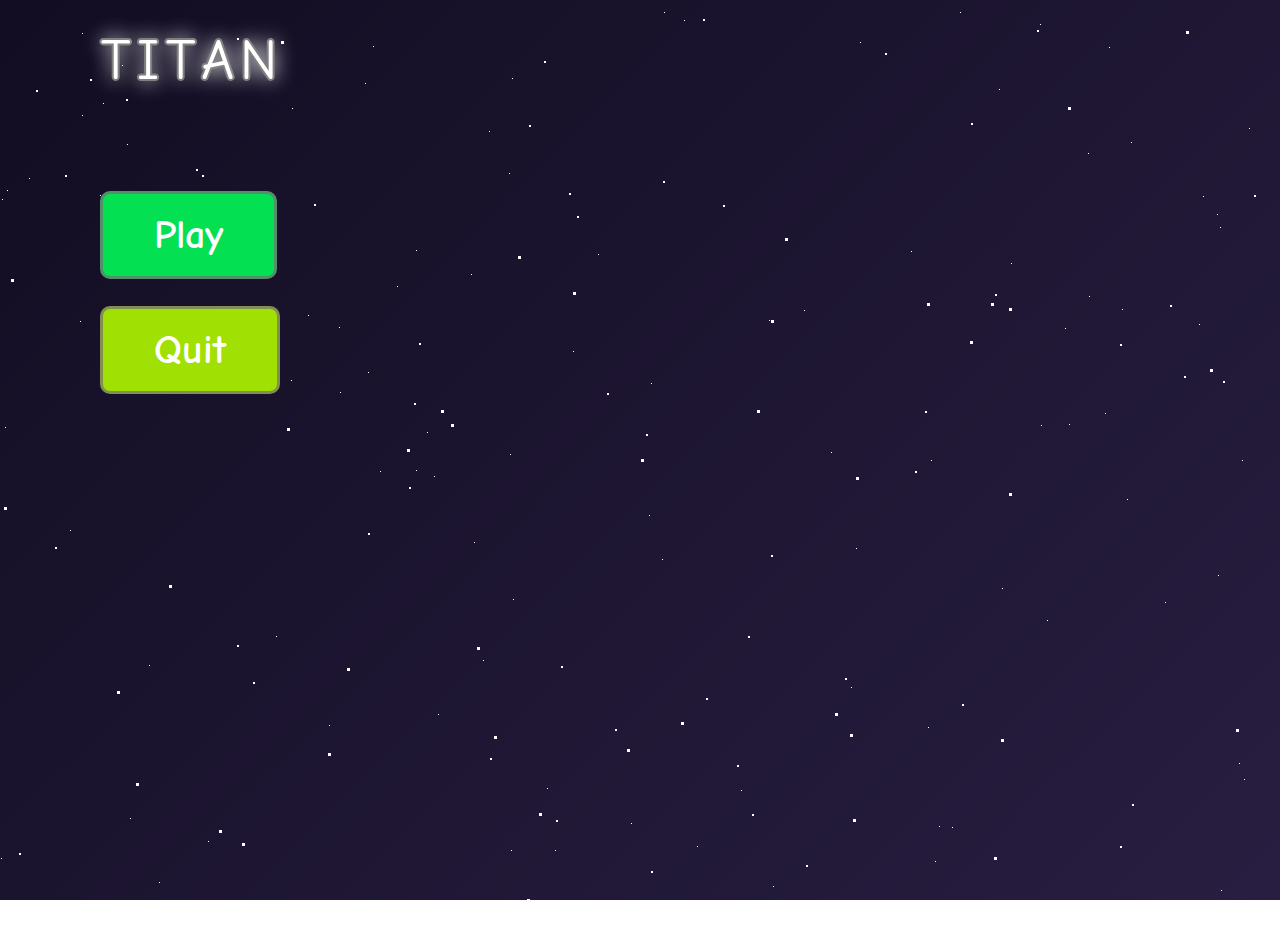
<file: index.html>
<!DOCTYPE html>
<html lang="en">
  <head>
    <meta charset="UTF-8" />
    <style>
        #stars1::after {
            content: '';
            position: absolute;
            top: 0;
            left: 0;
            width: 1px;
            height: 1px;
            background: transparent;
            box-shadow: var(--stars1);
            animation: starUp 50s linear infinite;
        }

        #stars2::after {
            content: '';
            position: absolute;
            top: 0;
            left: 0;
            width: 2px;
            height: 2px;
            background: transparent;
            box-shadow: var(--stars2);
            animation: starUp 100s linear infinite;
        }

        #stars3::after {
            content: '';
            position: absolute;
            top: 0;
            left: 0;
            width: 3px;
            height: 3px;
            background: transparent;
            box-shadow: var(--stars3);
            animation: starUp 150s linear infinite;
        }

        #stars4::after {
            content: '';
            position: absolute;
            top: 0;
            left: 0;
            width: 1px;
            height: 1px;
            background: transparent;
            box-shadow: var(--stars4);
            animation: starUp 600s linear infinite;
        }

        #black-overlay {
            position: fixed;
            top: 0;
            left: 0;
            width: 100%;
            height: 100%;
            background: black;
            opacity: 0;
            pointer-events: none;
            transition: opacity 1s ease-in-out;
            z-index: 9999;
        }

        @keyframes starUp {
            from {
                transform: translateY(0px);
            }
            to {
                transform: translateY(-2000px);
            }
        }
    </style>
    <link rel="icon" type="image/svg+xml" href="/delta-removebg-preview.png" />
    <link rel="stylesheet" href="styles.css" />
    <meta name="viewport" content="width=device-width, initial-scale=1.0" />
    <title>Titan's Circuit</title>
  </head>
  <body>
    <div id="black-overlay"></div>

    <div class="anim">
        <div id='stars1'></div>
        <div id='stars2'></div>
        <div id='stars3'></div>
        <div id='stars4'></div>
    </div>

    <div class="slanted-box">

    </div>

    <div class="screen">
        <div class="start">
            <div class="title">
                <div class="title1">
                  <p>T</p>
                  <p>I</p>
                  <p>T</p>
                  <p>A</p>
                  <p>N</p>
                  <p>'S</p>
                </div>
                <div class="title1">
                  <p>C</p>
                  <p>I</p>
                  <p>R</p>
                  <p>C</p>
                  <p>U</p>
                  <p>I</p>
                  <p>T</p>
                </div>
            </div>
            <button onclick="start_click()" class="play-btn">Play</button>
            <button onclick="alert('Obviously it does not work due to security reasons or whatever.')" class="quit-btn">Quit</button>
        </div>
    </div>

    <script>
        const numStars = 200; 
        const maxWidth = 2*window.innerWidth;
        const maxHeight = 2*window.innerHeight;
        
        const stars1 = Array.from({ length: numStars }, () => {
          const x = Math.floor(Math.random() * maxWidth);
          const y = Math.floor(Math.random() * maxHeight);
          return `${x}px ${y}px #FFF`;
        });
        const stars2 = Array.from({ length: numStars }, () => {
          const x = Math.floor(Math.random() * maxWidth);
          const y = Math.floor(Math.random() * maxHeight);
          return `${x}px ${y}px #FFF`;
        });
        const stars3 = Array.from({ length: numStars }, () => {
          const x = Math.floor(Math.random() * maxWidth);
          const y = Math.floor(Math.random() * maxHeight);
          return `${x}px ${y}px #FFF`;
        });
        const stars4 = Array.from({ length: numStars }, () => {
          const x = Math.floor(Math.random() * maxWidth);
          const y = Math.floor(Math.random() * maxHeight);
          return `${x}px ${y}px #FFF`;
        });
        
        document.getElementById('stars1').style.setProperty('--stars1', stars1.join(', '));
        document.getElementById('stars2').style.setProperty('--stars2', stars2.join(', '));
        document.getElementById('stars3').style.setProperty('--stars3', stars3.join(', '));
        document.getElementById('stars4').style.setProperty('--stars4', stars4.join(', '));

        const titleBox = document.getElementsByClassName("title")[0];
        const letters = titleBox.querySelectorAll("p");

        letters.forEach((letter, index) => {
            setTimeout(() => {
                letter.classList.add("animate");
            }, index * 150);
        });

        const start_click = () => {
            const overlay = document.getElementById("black-overlay");
            overlay.style.opacity = 1;
            overlay.style.pointerEvents = "all";

            setTimeout(() => {
                window.location.href = "game.html";
            }, 1000);
        }
  </script>
  </body>
</html>
</file>
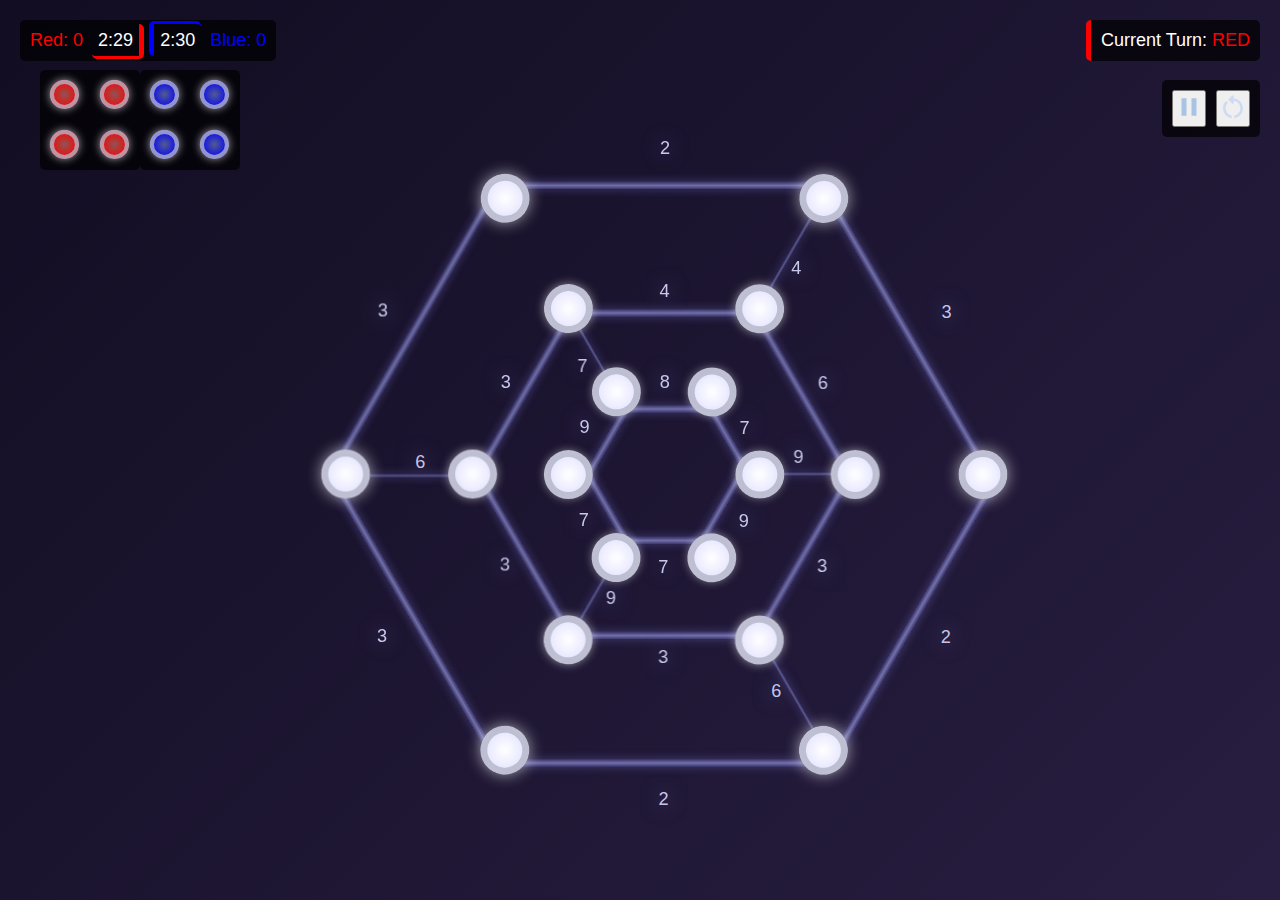
<file: game.html>
<!DOCTYPE html>
<html lang="en">
  <head>
    <meta charset="UTF-8" />
    <style>
      #black-overlay {
        position: fixed;
        top: 0;
        left: 0;
        width: 100%;
        height: 100%;
        background: black;
        z-index: 9999;
        opacity: 1;
        pointer-events: none;
        transition: opacity 1s ease-in-out;
      }
    </style>
    <link rel="icon" type="image/svg+xml" href="/delta-removebg-preview.png" />
    <link rel="stylesheet" href="styles.css" />
    <meta name="viewport" content="width=device-width, initial-scale=1.0" />
    <title>Titan's Circuit</title>
  </head>
  <body>
    <div id="black-overlay"></div>

    <div class="main">

      <div class="hex hex1">
        <div class="a" style="transform: rotate(0deg)">
          <div class="circle"></div>
          <div
            class="line"
            style="transform: translateX(calc(12.814vh + 12.534vw)) rotate(30deg)"
          ></div>
        </div>
        <div class="a" style="transform: rotate(60deg)">
          <div class="circle"></div>
          <div
            class="line"
            style="transform: translateX(calc(12.814vh + 12.534vw)) rotate(30deg)"
          ></div>
          <div class="line connecta" ></div>
        </div>
        <div class="a" style="transform: rotate(120deg)">
          <div class="circle"></div>
          <div
            class="line"
            style="transform: translateX(calc(12.814vh + 12.534vw)) rotate(30deg)"
          ></div>
        </div>
        <div class="a" style="transform: rotate(180deg)">
          <div class="circle"></div>
          <div
            class="line"
            style="transform: translateX(calc(12.814vh + 12.534vw)) rotate(30deg)"
          ></div>
          <div class="line connecta" ></div>
        </div>
        <div class="a" style="transform: rotate(240deg)">
          <div class="circle"></div>
          <div
            class="line"
            style="transform: translateX(calc(12.814vh + 12.534vw)) rotate(30deg)"
          ></div>
        </div>
        <div class="a" style="transform: rotate(300deg)">
          <div class="circle"></div>
          <div class="line connecta" ></div>
        </div>
        <div class="a1" style="transform: rotate(300deg); z-index: -1; position: absolute;">
          <div
            class="line"
            style="transform: translateX(calc(11.098vh + 10.855vw)) rotate(30deg); position: absolute;"
          ></div>
        </div>
      </div>

      <div class="hex hex2">
        <div class="a" style="transform: rotate(0deg)">
          <div class="circle small" style="z-index: 1;"></div>
          <div
            class="line small"
            style="transform: translateX(calc(7.688vh + 7.52vw)) rotate(30deg)"
          ></div>
          <div class="line connectb" ></div>
        </div>
        <div class="a" style="transform: rotate(60deg)">
          <div class="circle small" style="z-index: 1;"></div>
          <div
            class="line small"
            style="transform: translateX(calc(7.688vh + 7.52vw)) rotate(30deg)"
          ></div>
        </div>
        <div class="a" style="transform: rotate(120deg)">
          <div class="circle small"></div>
          <div
            class="line small"
            style="transform: translateX(calc(7.688vh + 7.52vw)) rotate(30deg)"
          ></div>
          <div class="line connectb" ></div>
        </div>
        <div class="a" style="transform: rotate(180deg)">
          <div class="circle small"></div>
          <div
            class="line small"
            style="transform: translateX(calc(7.688vh + 7.52vw)) rotate(30deg)"
          ></div>
        </div>
        <div class="a" style="transform: rotate(240deg)">
          <div class="circle small"></div>
          <div
            class="line small"
            style="transform: translateX(calc(7.688vh + 7.52vw)) rotate(30deg)"
          ></div>
          <div class="line connectb" ></div>
        </div>
        <div class="a" style="transform: rotate(300deg)">
          <div class="circle small"></div>
        </div>
        <div class="a1" style="transform: rotate(300deg); z-index: -1; position: absolute;">
          <div
            class="line small"
            style="transform: translateX(calc(7vh + 5.64vw)) rotate(30deg); position: absolute;"
          ></div>
        </div>
      </div>

      <div class="hex hex3">
        <div class="a" style="transform: rotate(0deg)">
          <div class="circle tiny"></div>
          <div
            class="line tiny"
            style="transform: translateX(calc(3.844vh + 3.76vw)) rotate(30deg)"
          ></div>
        </div>
        <div class="a" style="transform: rotate(60deg)">
          <div class="circle tiny"></div>
          <div
            class="line tiny"
            style="transform: translateX(calc(3.844vh + 3.76vw)) rotate(30deg)"
          ></div>
        </div>
        <div class="a" style="transform: rotate(120deg)">
          <div class="circle tiny"></div>
          <div
            class="line tiny"
            style="transform: translateX(calc(3.844vh + 3.76vw)) rotate(30deg)"
          ></div>
        </div>
        <div class="a" style="transform: rotate(180deg)">
          <div class="circle tiny"></div>
          <div
            class="line tiny"
            style="transform: translateX(calc(3.844vh + 3.76vw)) rotate(30deg)"
          ></div>
        </div>
        <div class="a" style="transform: rotate(240deg)">
          <div class="circle tiny"></div>
          <div
            class="line tiny"
            style="transform: translateX(calc(3.844vh + 3.76vw)) rotate(30deg)"
          ></div>
        </div>
        <div class="a" style="transform: rotate(300deg)">
          <div class="circle tiny"></div>
        </div>
        <div class="a1" style="transform: rotate(300deg); z-index: -1; position: absolute;">
          <div
            class="line tiny"
            style="transform: translateX(calc(4.5vh + 2.7vw)) rotate(30deg); top: 2vh; left: -2.5vh; position: absolute; height: calc(4.439vh + 4.342vw);"
          ></div>
        </div>
      </div>
    </div>
    <script src="/script.js"></script>
    <script>
      window.addEventListener("DOMContentLoaded", () => {
        const overlay = document.getElementById("black-overlay");
        overlay.style.opacity = 0;
      });
    </script>
  </body>
</html>
</file>
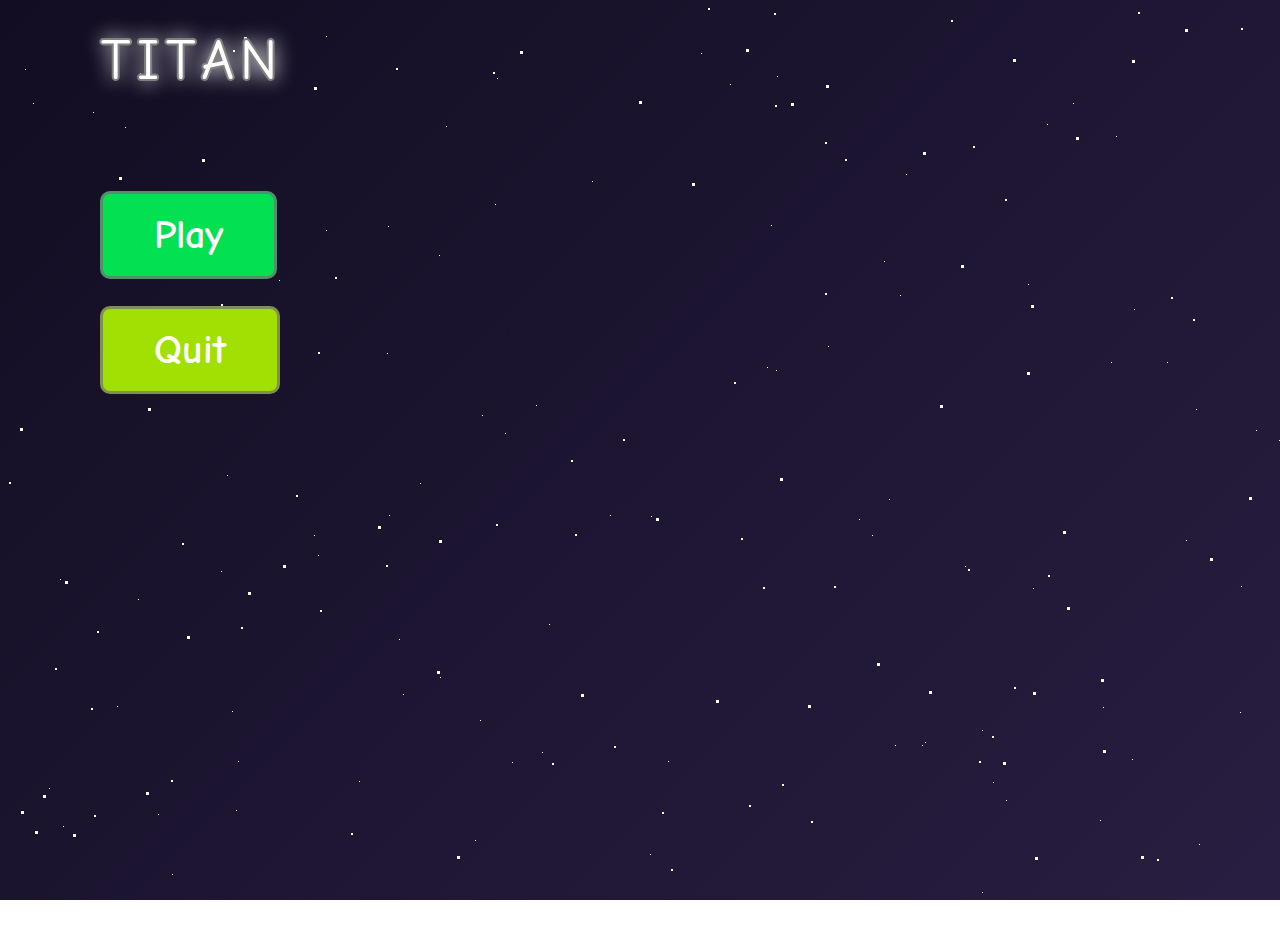
<file: menu.html>
<!DOCTYPE html>
<html lang="en">
  <head>
    <meta charset="UTF-8" />
    <style>
        #stars1::after {
            content: '';
            position: absolute;
            top: 0;
            left: 0;
            width: 1px;
            height: 1px;
            background: transparent;
            box-shadow: var(--stars1);
            animation: starUp 50s linear infinite;
        }

        #stars2::after {
            content: '';
            position: absolute;
            top: 0;
            left: 0;
            width: 2px;
            height: 2px;
            background: transparent;
            box-shadow: var(--stars2);
            animation: starUp 100s linear infinite;
        }

        #stars3::after {
            content: '';
            position: absolute;
            top: 0;
            left: 0;
            width: 3px;
            height: 3px;
            background: transparent;
            box-shadow: var(--stars3);
            animation: starUp 150s linear infinite;
        }

        #stars4::after {
            content: '';
            position: absolute;
            top: 0;
            left: 0;
            width: 1px;
            height: 1px;
            background: transparent;
            box-shadow: var(--stars4);
            animation: starUp 600s linear infinite;
        }

        #black-overlay {
            position: fixed;
            top: 0;
            left: 0;
            width: 100%;
            height: 100%;
            background: black;
            opacity: 0;
            pointer-events: none;
            transition: opacity 1s ease-in-out;
            z-index: 9999;
        }

        @keyframes starUp {
            from {
                transform: translateY(0px);
            }
            to {
                transform: translateY(-2000px);
            }
        }
    </style>
    <link rel="icon" type="image/svg+xml" href="/delta-removebg-preview.png" />
    <link rel="stylesheet" href="styles.css" />
    <meta name="viewport" content="width=device-width, initial-scale=1.0" />
    <title>Titan's Circuit</title>
  </head>
  <body>
    <div id="black-overlay"></div>

    <div class="anim">
        <div id='stars1'></div>
        <div id='stars2'></div>
        <div id='stars3'></div>
        <div id='stars4'></div>
    </div>

    <div class="slanted-box">

    </div>

    <div class="screen">
        <div class="start">
            <div class="title">
                <div class="title1">
                  <p>T</p>
                  <p>I</p>
                  <p>T</p>
                  <p>A</p>
                  <p>N</p>
                  <p>'S</p>
                </div>
                <div class="title1">
                  <p>C</p>
                  <p>I</p>
                  <p>R</p>
                  <p>C</p>
                  <p>U</p>
                  <p>I</p>
                  <p>T</p>
                </div>
            </div>
            <button onclick="start_click()" class="play-btn">Play</button>
            <button onclick="alert('Obviously it does not work due to security reasons or whatever.')" class="quit-btn">Quit</button>
        </div>
    </div>

    <script>
        const numStars = 200; 
        const maxWidth = 2*window.innerWidth;
        const maxHeight = 2*window.innerHeight;
        
        const stars1 = Array.from({ length: numStars }, () => {
          const x = Math.floor(Math.random() * maxWidth);
          const y = Math.floor(Math.random() * maxHeight);
          return `${x}px ${y}px #FFF`;
        });
        const stars2 = Array.from({ length: numStars }, () => {
          const x = Math.floor(Math.random() * maxWidth);
          const y = Math.floor(Math.random() * maxHeight);
          return `${x}px ${y}px #FFF`;
        });
        const stars3 = Array.from({ length: numStars }, () => {
          const x = Math.floor(Math.random() * maxWidth);
          const y = Math.floor(Math.random() * maxHeight);
          return `${x}px ${y}px #FFF`;
        });
        const stars4 = Array.from({ length: numStars }, () => {
          const x = Math.floor(Math.random() * maxWidth);
          const y = Math.floor(Math.random() * maxHeight);
          return `${x}px ${y}px #FFF`;
        });
        
        document.getElementById('stars1').style.setProperty('--stars1', stars1.join(', '));
        document.getElementById('stars2').style.setProperty('--stars2', stars2.join(', '));
        document.getElementById('stars3').style.setProperty('--stars3', stars3.join(', '));
        document.getElementById('stars4').style.setProperty('--stars4', stars4.join(', '));

        const titleBox = document.getElementsByClassName("title")[0];
        const letters = titleBox.querySelectorAll("p");

        letters.forEach((letter, index) => {
            setTimeout(() => {
                letter.classList.add("animate");
            }, index * 150);
        });

        const start_click = () => {
            const overlay = document.getElementById("black-overlay");
            overlay.style.opacity = 1;
            overlay.style.pointerEvents = "all";

            setTimeout(() => {
                window.location.href = "index.html";
            }, 1000);
        }
  </script>
  </body>
</html>
</file>
<file: styles.css>
@import url('https://fonts.googleapis.com/css2?family=Comic+Neue:ital,wght@0,300;0,400;0,700;1,300;1,400;1,700&display=swap');

body {
    height: 100vh;
    width: 100vw;
    background: linear-gradient(135deg, rgb(18, 13, 34), rgb(40, 30, 65));
    margin: 0;
    display: flex;
    overflow: hidden;
    font-family: 'Arial', sans-serif;
}

.main {
    height: 100vh;
    width: 100vw;
    display: flex;
    justify-content: center;
    align-items: center;
    perspective: 1000px;
}

.hex {
    position: absolute;
    top: 50%;
    left: 50%;
    width: 60vw;
    height: 90vh;
    transform: translate(-50%, -50%);
}

.hex2 {
    width: 36vw;
    height: 54vh;
}

.hex3 {
    width: 18vw;
    height: 27vh;
}

.a {
    position: absolute;
    top: 50%;
    left: 50%;
    transform-origin: center center;
}

.a1 {
    position: absolute;
    top: 50%;
    left: 50%;
    transform-origin: center center;
}

.circle {
    width: calc(1vh + 2vw);
    height: calc(1vh + 2vw);
    border-radius: 100%;
    border: calc(0.5vh + 0.2vw) solid rgba(180, 180, 200, 0.8);
    background: radial-gradient(circle, #ffffff, #e0e0ff);
    transform: translateX(calc(14.797vh + 14.473vw));
    cursor: pointer;
    position: relative;
    z-index: 1;
    box-shadow: 0 0 15px rgba(255, 255, 255, 0.6);
    transition: all 0.3s ease;
}

.circle:hover {
    background: radial-gradient(circle, #ffffff, #a0a0ff);
    box-shadow: 0 0 25px rgba(255, 255, 255, 0.9), 0 0 40px rgba(100, 100, 255, 0.6);
    transform: translateX(calc(14.797vh + 14.473vw)) scale(1.2);
}

.circle.small {
    transform: translateX(calc(8.878vh + 8.684vw));
    box-shadow: 0 0 10px rgba(255, 255, 255, 0.5);
}

.circle.small:hover {
    transform: translateX(calc(8.878vh + 8.684vw)) scale(1.2);
}

.circle.tiny {
    transform: translateX(calc(4.439vh + 4.342vw));
    box-shadow: 0 0 8px rgba(255, 255, 255, 0.4);
}

.circle.tiny:hover {
    transform: translateX(calc(4.439vh + 4.342vw)) scale(1.2);
}

.line {
    width: calc(0.5vh + 0.25vw);
    height: calc(14.797vh + 14.473vw);
    background: linear-gradient(to right, rgba(100, 100, 200, 0.3), rgba(150, 150, 220, 0.7), rgba(100, 100, 200, 0.3));
    top: 0%;
    left: 0%;
    position: absolute;
    z-index: -1;
    box-shadow: 0 0 10px rgba(150, 150, 255, 0.3);
}

.line.small {
    height: calc(8.878vh + 8.684vw);
    z-index: -1;
}

.line.tiny {
    height: calc(4.439vh + 4.342vw);
    z-index: -1;
}

.line.connecta {
    width: calc(0.25vh + 0.1vw);
    height: calc(5.919vh + 5.789vw);
    transform: translateX(calc(13.5vh + 13.2vw)) rotate(90deg);
    top: -85%;
    background: linear-gradient(to right, rgba(80, 80, 180, 0.2), rgba(130, 130, 200, 0.6), rgba(80, 80, 180, 0.2));
}

.line.connectb {
    width: calc(0.25vh + 0.1vw);
    height: calc(4.439vh + 4.342vw);
    transform: translateX(calc(8.2vh + 8.02vw)) rotate(90deg);
    top: -50%;
    background: linear-gradient(to right, rgba(80, 80, 180, 0.2), rgba(130, 130, 200, 0.6), rgba(80, 80, 180, 0.2));
}

.circle#red {
    background: radial-gradient(circle, #8f5353, red);
    cursor: auto;
}

.circle#blue {
    background: radial-gradient(circle, #64538f, blue);
    cursor: auto;
}

.circle#green {
    background: radial-gradient(circle, #538f6a, green);
    cursor: auto;
}

.gamebox {
    background:
  linear-gradient(217deg, rgba(89, 40, 99, 0.8), rgba(212, 0, 255, 0.2) 70.71%),
  linear-gradient(127deg, rgba(57, 18, 90, 0.8), rgba(140, 0, 255, 0.2) 70.71%),
  linear-gradient(336deg, rgba(0, 0, 255, 0.8), rgba(0, 0, 255, 0.2) 70.71%);
    border: indigo 2px;
    height: 60vh;
    width: 40vw;
    border-radius: calc(2vh + 1vw);
    display: flex;
    padding: 16px;
    flex-direction: column;
    align-items: center;
    animation: moveDown 2s 1 ease-in-out;
}

.gameboxtext {
    font-size: 40px;
    font-weight: 600;
}

.gameboxtext.blue1 {
    color: blue;
}

.gameboxtext.red1 {
    color: red;
}

.roasttext {
    color: rgb(166, 165, 165);
    font-style: italic;
    margin-top: 8px;
}

.titans {
    width: calc(1vh + 2vw);
    height: calc(1vh + 2vw);
    border-radius: 100%;
    border: calc(0.5vh + 0.2vw) solid rgba(180, 180, 200, 0.8);
    transform: scale(0.6);
    cursor: pointer;
    position: relative;
    z-index: 1;
    box-shadow: 0 0 15px rgba(255, 255, 255, 0.6);
    transition: all 0.3s ease;
}

.titans#red {
    background: radial-gradient(circle, #8f5353, rgb(255, 0, 0));
}

.titans#red:hover {
    transform: scale(0.8);
    box-shadow: 0 0 25px rgba(255, 100, 100, 0.8);
}

.titans#blue {
    background: radial-gradient(circle, #535b8f, rgb(0, 0, 255));
}

.titans#blue:hover {
    transform: scale(0.8);
    box-shadow: 0 0 25px rgba(100, 100, 255, 0.8);
}

.animateRedRight {
    will-change: transform;
    animation: moveRedRight, Jump;
    animation-duration: 2s, 1.5s; 
    animation-delay: 0.5s, 3s;
    animation-iteration-count: 1, infinite;
    animation-timing-function: ease-in-out, ease-in-out;
}

.animateBlueLeft {
    will-change: transform;
    animation: moveBlueLeft, Jump;
    animation-duration: 2s, 1.5s; 
    animation-delay: 0.5s, 3s;
    animation-iteration-count: 1, infinite;
    animation-timing-function: ease-in-out, ease-in-out;
}

.animateRedLeft {
    animation: moveRedLeft 200s 1.25s 1 ease-in-out;
}

.animateBlueRight {
    animation: moveBlueRight 200s 1.25s 1 ease-in-out;
}

.red {
    background: red;
    background-clip: text;
    color: transparent;
    font-size: xx-large;
    font-weight: 600;
    text-shadow: 0 0 10px red;
}

.blue { 
    background: blue;
    background-clip: text;
    color: transparent;
    font-size: xx-large;
    font-weight: 600;
    text-shadow: 0 0 10px blue;
}

.gameBtn {
    border-radius: 50%;
    padding: 5px;
    border: 0px;
    background-color: rgb(62, 0, 95);
    size: 50px;
    transition: 300ms;
    cursor: pointer;
}

.gameBtn:hover {
    transform: scale(1.05);
    background-color: rgb(89, 1, 137);
    box-shadow: 0 0 20px rgb(8, 96, 197);
}

.anim {
    position: absolute;
}

.screen {
    width: 100%;
    height: 100%;
    padding: 2vw;
}

.start {
    display: flex;
    flex-direction: column;
}

.title {
    display: flex;
    flex-direction: column;
    gap: 0px;
}

.title1 {
    display: flex;
    color: white;
    gap: 0.4vw;
    font-family: "Comic Neue", system-ui;
    font-size: 60px;
    -webkit-text-stroke: 2px gray;
    text-shadow: 0 0 20px #FFF;
    font-weight: 800;
    cursor: default;
}

.title1 p {
    margin: 0;
    transform: scale(0);
    opacity: 0;
    transition: transform 0.4s cubic-bezier(0.175, 0.885, 0.32, 1.275), opacity 0.4s ease;
}

.title1 p.animate {
    transform: scale(1);
    opacity: 1;
}

.slanted-box {
    background: #4e54c8;
    color: white;
    padding: 50px;
    transform: skewX(0deg) scaleX(0); 
    margin-left: -2vw;
    animation: stretchX 1s ease-in-out forwards;
  }

.play-btn {
    background-color: rgb(3, 224, 81);
    border: #538f6a solid;
    border-radius: 10px;
    margin-top: 3vh;
    padding: 2vh 4vw 2vh 4vw;
    cursor: pointer;
    transition: 300ms;
    color: white;
    z-index: 1;
    font-family: "Comic Neue", system-ui;
    font-weight: 900;
    font-size: 40px;
    align-self: flex-start; 
}

.play-btn:hover {
    background-color: rgb(6, 249, 91);
    transform: scale(1.05);
}

.quit-btn {
    background-color: rgb(161, 224, 3);
    border: #818f53 solid;
    border-radius: 10px;
    margin-top: 3vh;
    padding: 2vh 4vw 2vh 4vw;
    cursor: pointer;
    transition: 300ms;
    color: white;
    z-index: 1;
    font-family: "Comic Neue", system-ui;
    font-weight: 900;
    font-size: 40px;
    align-self: flex-start; 
}

.quit-btn:hover {
    content: "Rage Quit?";
    background-color: rgb(180, 249, 6);
    transform: scale(1.05);
}

.quit-btn::after {
    content: "";
    position: absolute;
    left: 100%;
    margin-left: 10px;
    white-space: nowrap;
    color: red;
    font-weight: bold;
    opacity: 0;
    transition: opacity 0.3s ease;
}

.quit-btn:hover::after {
    content: " Rage Quit?";
    opacity: 1;
}

@media (max-width: 768px) {
    .hex {
        width: 90vw;
        height: 90vh;
        transform: translate(-48%, -50%);
    }
    .line {
        left: 0%;
        top: 0%;
    }
    .main {
        width: 90vw;
        height: 90vh;
    }
    .slanted-box {
        display: none;
        background: transparent;
        color: white;
        padding: 50px;
        transform: skewX(0deg) scaleX(0); 
        margin-left: -2vw;
    }
    .play-btn {
        background-color: rgb(3, 224, 81);
        border: #538f6a solid;
        border-radius: 10px;
        margin-top: 10vh;
        padding: 2vh 4vw 2vh 4vw;
        cursor: pointer;
        transition: 300ms;
        color: white;
        z-index: 1;
        font-family: "Comic Neue", system-ui;
        font-weight: 900;
        font-size: 40px;
        align-self: center; 
    }
    .start {
        display: flex;
        margin-top: 10vh;
        flex-direction: column;
        align-items: center;
    }
}

* {
  padding: 0;

}

html, body {
  overflow-x: hidden;
  max-width: 100vw;
}

@keyframes moveDown {
    0% {
        transform: translateY(-100%);
    }
    25% {
        transform: translateY(10%);
    }
    50% {
        transform: translateY(-5%);
    }
    75% {
        transform: translateY(2%);
    }
    100% {
        transform: translateY(0%);
    }
}

@keyframes moveRedRight {
    35% {
        transform: scale(1.2);
        border: calc(0.75vh + 0.3vw) solid rgba(255, 180, 200, 0.8);
    }
    40% {
        transform: translateX(300%) scaleX(1.2) scaleY(0.8);
    }
    80% {
        transform: translateX(0%);
    }
    100% {
        transform: translateX(0%);
    }
}

@keyframes moveBlueLeft {
    35% {
        transform: scale(1.2);
        border: calc(0.75vh + 0.3vw) solid rgba(181, 180, 255, 0.8);
    }
    40% {
        transform: translateX(-300%) scaleX(1.2) scaleY(0.8);
    }
    80% {
        transform: translateX(0%);
    }
    100% {
        transform: translateX(0%);
    }
}

@keyframes moveBlueRight {
    0% {
        transform: translateX(0%) scaleY(1.2) scaleX(0.8);
    }
    0.25% {
        transform: translateX(0%) scaleX(1.2) scaleY(0.8);
        opacity: 0.5;
    }
    0.3% {
        transform: translateX(500%) scaleX(1.2) scaleY(0.8);
        opacity: 0;
    }
    100% {
        transform: translateX(800%) scaleX(1.2) scaleY(0.8);
        opacity: 0;
    }
}

@keyframes moveRedLeft {
    0% {
        transform: translateX(0%) scaleY(1.2) scaleX(0.8);
    }
    0.25% {
        transform: translateX(0%) scaleX(1.2) scaleY(0.8);
        opacity: 0.5;
    }
    0.3% {
        transform: translateX(-500%) scaleX(1.2) scaleY(0.8);
        opacity: 0;
    }
    100% {
        transform: translateX(-800%) scaleX(1.2) scaleY(0.8);
        opacity: 0;
    }
}

@keyframes Jump {
    20% {
        transform: scaleY(1.2) scaleX(0.8) translateY(-25%);
    }
    25% {
        transform: scaleY(1.2) scaleX(0.8) translateY(-50%);
    }
    30% {
        transform: scaleY(1.1) scaleX(0.9) translateY(-75%);
    }
    50% {
        transform: translateY(-100%);
    }
    70% {
        transform: scaleY(1.1) scaleX(0.9) translateY(-75%);
    }
    75% {
        transform: scaleY(1.2) scaleX(0.8) translateY(-50%);
    }
    80% {
        transform: scaleY(1.2) scaleX(0.8) translateY(-25%);
    }
    90% {
        transform: scaleX(1.2) scaleY(0.8) translateY(0);
    }
}
  
@keyframes stretchX {
    0% {
        transform: scaleX(0) skewX(0deg);
    }
    100% {
        transform: scaleX(3.5) skewX(3deg);
    }
}
</file>
